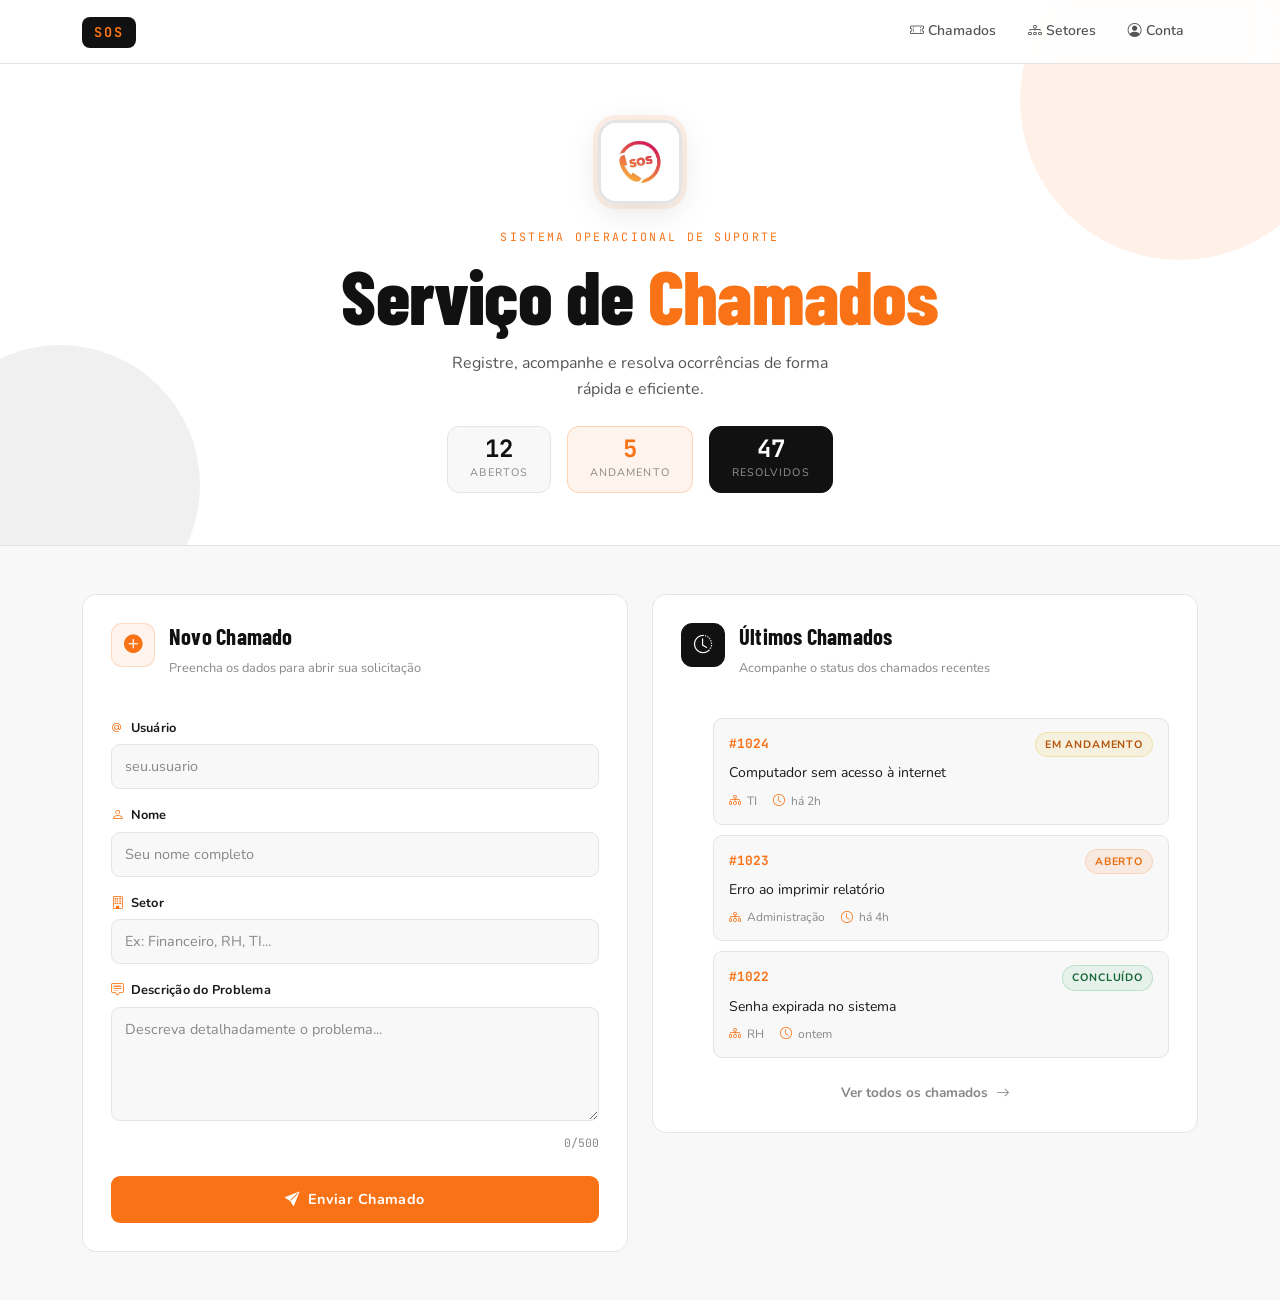
<file: front/index.html>
<!DOCTYPE html>
<html lang="pt-BR">
<head>
  <meta charset="UTF-8">
  <meta name="viewport" content="width=device-width, initial-scale=1.0">
  <title>SOS — Serviço de Chamados</title>

  <!-- Bootstrap 5 -->
  <link href="https://cdn.jsdelivr.net/npm/bootstrap@5.3.3/dist/css/bootstrap.min.css" rel="stylesheet">
  <!-- Bootstrap Icons -->
  <link href="https://cdn.jsdelivr.net/npm/bootstrap-icons@1.11.3/font/bootstrap-icons.min.css" rel="stylesheet">
  <!-- Google Fonts -->
  <link href="https://fonts.googleapis.com/css2?family=Barlow+Condensed:wght@700;800&family=JetBrains+Mono:wght@400;700&family=Nunito:wght@400;500;600;700&display=swap" rel="stylesheet">

  <link rel="stylesheet" href="css/style.css">
</head>
<body>

  <!-- NAVBAR -->
  <nav class="sos-navbar navbar navbar-expand-md fixed-top">
    <div class="container-xl">
      <a class="navbar-brand sos-brand" href="#">
        <span class="brand-badge">SOS</span>
      </a>

      <button class="navbar-toggler sos-toggler border-0" type="button"
              data-bs-toggle="collapse" data-bs-target="#navMenu"
              aria-label="Abrir menu">
        <i class="bi bi-list"></i>
      </button>

      <div class="collapse navbar-collapse" id="navMenu">
        <ul class="navbar-nav ms-auto gap-md-1 pt-3 pt-md-0">
          <li class="nav-item">
            <a class="nav-link sos-nav-link" href="#">
              <i class="bi bi-ticket-perforated me-1"></i>Chamados
            </a>
          </li>
          <li class="nav-item">
            <a class="nav-link sos-nav-link" href="#">
              <i class="bi bi-diagram-3 me-1"></i>Setores
            </a>
          </li>
          <li class="nav-item">
            <a class="nav-link sos-nav-link" href="#">
              <i class="bi bi-person-circle me-1"></i>Conta
            </a>
          </li>
        </ul>
      </div>
    </div>
  </nav>

  <!-- HERO -->
  <section class="sos-hero">
    <div class="container-xl">
      <div class="hero-inner text-center">

        <img src="images/logo.jpeg" alt="Logo SOS" class="sos-logo mb-4">

        <div class="hero-eyebrow mb-2">Sistema Operacional de Suporte</div>

        <h1 class="hero-title mb-3">
          Serviço de <span class="hero-accent">Chamados</span>
        </h1>

        <p class="hero-sub mb-4">
          Registre, acompanhe e resolva ocorrências de forma rápida e eficiente.
        </p>

        <div class="hero-stats d-flex justify-content-center flex-wrap gap-3">
          <div class="stat-pill">
            <span class="stat-num">12</span>
            <span class="stat-label">Abertos</span>
          </div>
          <div class="stat-pill stat-orange">
            <span class="stat-num">5</span>
            <span class="stat-label">Andamento</span>
          </div>
          <div class="stat-pill stat-black">
            <span class="stat-num">47</span>
            <span class="stat-label">Resolvidos</span>
          </div>
        </div>

      </div>
    </div>
  </section>

  <!-- MAIN -->
  <section class="sos-main py-5">
    <div class="container-xl">
      <div class="row g-4 align-items-start">

        <!-- Formulário -->
        <div class="col-12 col-lg-6">
          <div class="sos-card fade-in" style="animation-delay:.1s">
            <div class="card-header-sos mb-4">
              <div class="card-icon">
                <i class="bi bi-plus-circle-fill"></i>
              </div>
              <div>
                <h2 class="card-title-sos">Novo Chamado</h2>
                <p class="card-sub-sos">Preencha os dados para abrir sua solicitação</p>
              </div>
            </div>

            <form id="formChamado" novalidate>
              <div class="mb-3">
                <label for="usuario" class="sos-label">
                  <i class="bi bi-at"></i> Usuário
                </label>
                <input type="text" id="usuario" name="usuario"
                       class="sos-input" placeholder="seu.usuario" required>
              </div>

              <div class="mb-3">
                <label for="nome" class="sos-label">
                  <i class="bi bi-person"></i> Nome
                </label>
                <input type="text" id="nome" name="nome"
                       class="sos-input" placeholder="Seu nome completo" required>
              </div>

              <div class="mb-3">
                <label for="setor" class="sos-label">
                  <i class="bi bi-building"></i> Setor
                </label>
                <input type="text" id="setor" name="setor"
                       class="sos-input" placeholder="Ex: Financeiro, RH, TI..." required>
              </div>

              <div class="mb-4">
                <label for="problema" class="sos-label">
                  <i class="bi bi-chat-square-text"></i> Descrição do Problema
                </label>
                <textarea id="problema" name="problema"
                          class="sos-input" rows="4" maxlength="500"
                          placeholder="Descreva detalhadamente o problema..." required></textarea>
                <div class="char-counter text-end mt-1">
                  <span id="charCount">0</span>/500
                </div>
              </div>

              <button type="submit" class="sos-btn w-100">
                <i class="bi bi-send-fill me-2"></i>Enviar Chamado
              </button>
            </form>
          </div>
        </div>

        <!-- Chamados recentes -->
        <div class="col-12 col-lg-6">
          <div class="sos-card fade-in" style="animation-delay:.2s">
            <div class="card-header-sos mb-4">
              <div class="card-icon card-icon-dark">
                <i class="bi bi-clock-history"></i>
              </div>
              <div>
                <h2 class="card-title-sos">Últimos Chamados</h2>
                <p class="card-sub-sos">Acompanhe o status dos chamados recentes</p>
              </div>
            </div>

            <ul class="sos-ticket-list">
              <li class="sos-ticket fade-in" style="animation-delay:.3s">
                <div class="ticket-header">
                  <span class="ticket-id">#1024</span>
                  <span class="ticket-badge badge-andamento">Em andamento</span>
                </div>
                <p class="ticket-desc">Computador sem acesso à internet</p>
                <div class="ticket-footer">
                  <span><i class="bi bi-diagram-3"></i> TI</span>
                  <span><i class="bi bi-clock"></i> há 2h</span>
                </div>
              </li>

              <li class="sos-ticket fade-in" style="animation-delay:.4s">
                <div class="ticket-header">
                  <span class="ticket-id">#1023</span>
                  <span class="ticket-badge badge-aberto">Aberto</span>
                </div>
                <p class="ticket-desc">Erro ao imprimir relatório</p>
                <div class="ticket-footer">
                  <span><i class="bi bi-diagram-3"></i> Administração</span>
                  <span><i class="bi bi-clock"></i> há 4h</span>
                </div>
              </li>

              <li class="sos-ticket fade-in" style="animation-delay:.5s">
                <div class="ticket-header">
                  <span class="ticket-id">#1022</span>
                  <span class="ticket-badge badge-concluido">Concluído</span>
                </div>
                <p class="ticket-desc">Senha expirada no sistema</p>
                <div class="ticket-footer">
                  <span><i class="bi bi-diagram-3"></i> RH</span>
                  <span><i class="bi bi-clock"></i> ontem</span>
                </div>
              </li>
            </ul>

            <a href="#" class="sos-link-all d-block text-center mt-4">
              Ver todos os chamados <i class="bi bi-arrow-right ms-1"></i>
            </a>
          </div>
        </div>

      </div>
    </div>
  </section>

  <!-- TOAST -->
  <div class="toast-container position-fixed bottom-0 end-0 p-3">
    <div id="successToast" class="toast sos-toast align-items-center border-0"
         role="alert" aria-live="assertive" aria-atomic="true">
      <div class="d-flex">
        <div class="toast-body">
          <i class="bi bi-check-circle-fill me-2"></i>
          Chamado enviado com sucesso! <strong>#1025</strong>
        </div>
        <button type="button" class="btn-close me-2 m-auto"
                data-bs-dismiss="toast" aria-label="Fechar"></button>
      </div>
    </div>
  </div>

  <script src="https://cdn.jsdelivr.net/npm/bootstrap@5.3.3/dist/js/bootstrap.bundle.min.js"></script>
  <script src="js/app.js"></script>
</body>
</html>
</file>
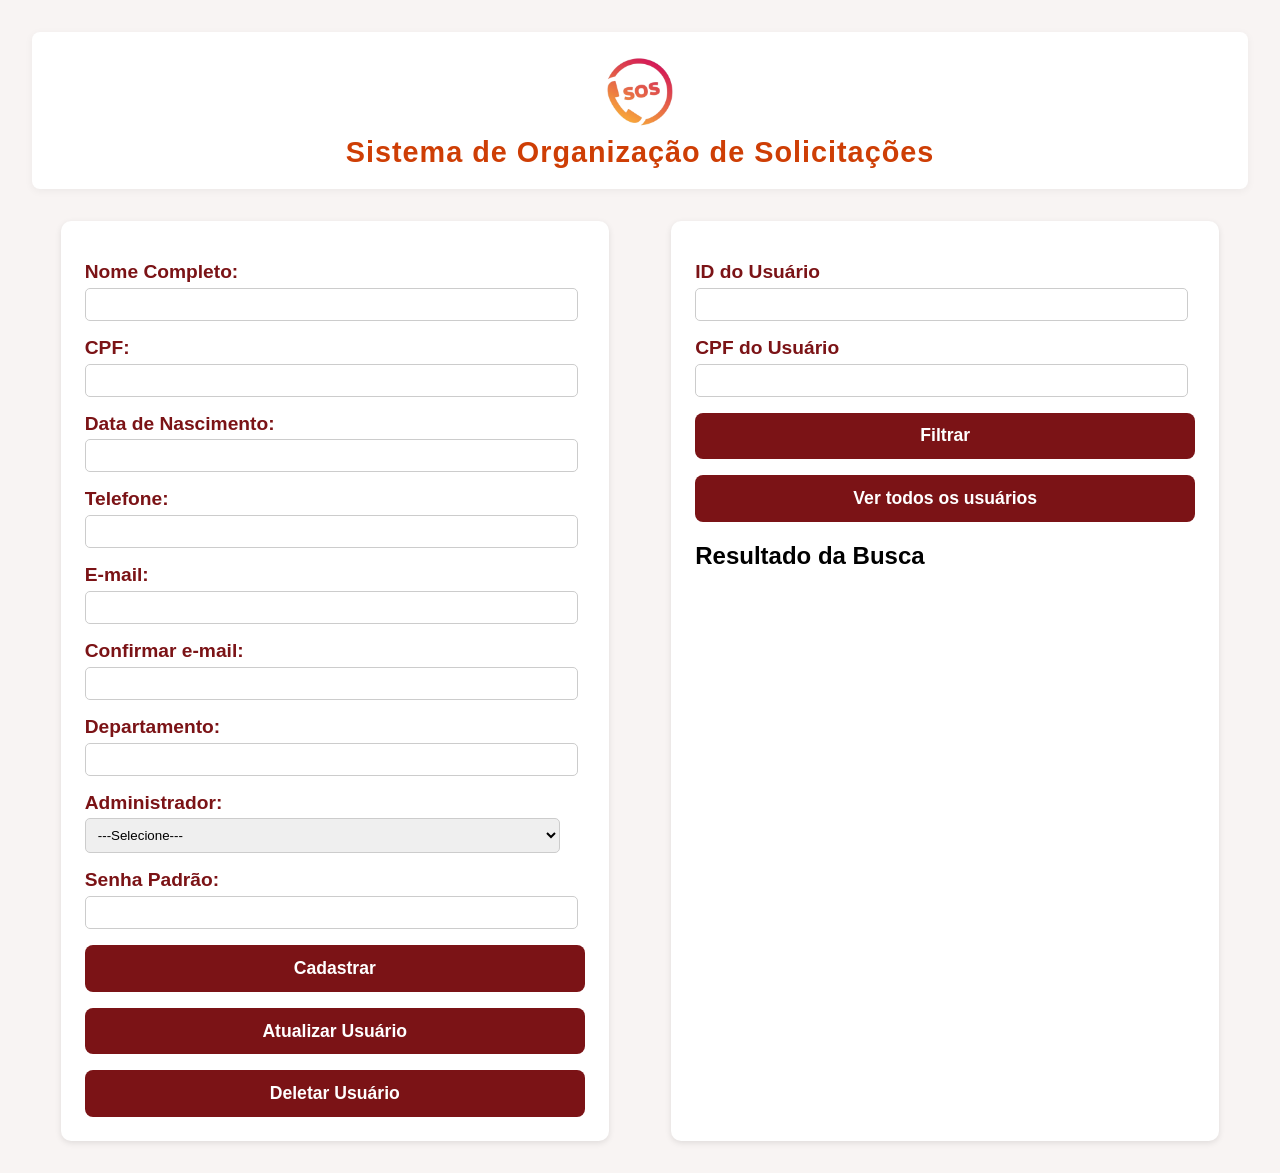
<file: front/Cadastro/admin/cadastro-admin_tela.html>
<!DOCTYPE html>
<html lang="pt-BR">
<head>
    <meta charset="UTF-8">
    <title>SOS_Gestão de Cadastro</title>
    <link rel="stylesheet" href="../../padrao_img-css-html/style-padrao.css">
    <link rel="stylesheet" href="cadastro-admin_style.css">
</head>
<body>
  <header>

    <img id="logo" src="../../padrao_img-css-html/sos-logo.png" alt="Imagem principal">
    <h1>Sistema de Organização de Solicitações</h1>

  </header>

  <div class="container">
    
    <form id="adminForm">
      <label for="name">Nome Completo:</label>
      <input type="text" id="name" name="name" required>

      <label for="cpf">CPF:</label>
      <input type="text" id="cpf" name="cpf" required>

      <label for="birthDate">Data de Nascimento:</label>
      <input type="text" id="birthDate" name="birthDate" required>

      <label for="phone">Telefone:</label>
      <input type="text" id="phone" name="phone" required>

      <label for="email">E-mail:</label>
      <input type="email" id="email" name="email" required>

      <label for="confirmEmail">Confirmar e-mail:</label>
      <input type="email" id="confirmEmail" name="confirmEmail" required>

      <label for="departamento">Departamento:</label>
      <input type="text" id="departamento" name="departamento" required>

      <label for="administrador">Administrador:</label>
      <select id="administrador" name="administrador" required>
        <option value="0">---Selecione---</option>
        <option value="Sim">Sim</option>
        <option value="Não">Não</option>
      </select>

      <label for="senhaPadrao">Senha Padrão:</label>
      <input type="text" id="senhaPadrao" name="senhaPadrao" required>
  
      <button type="submit">Cadastrar</button>
      
      <button id="updateBtn">Atualizar Usuário</button>
      <button id="deleteBtn">Deletar Usuário</button>
    </form>

    

    <section class="container-read">
      <label>ID do Usuário</label>
      <input type="text" id="codigoSolicitacao">

      <label>CPF do Usuário</label>
      <input type="text" id="codigoMantis">

      <button id="filterBtn">Filtrar</button>
      <button id="readBtn">Ver todos os usuários</button>

      <div class="resultado">
        <h2>Resultado da Busca</h2>
        <p id="responseMessage"></p>
      </div>
    </section>

  </div>

  <script src="cadastro-admin_script.js"></script>
</body>
</html>
</file>
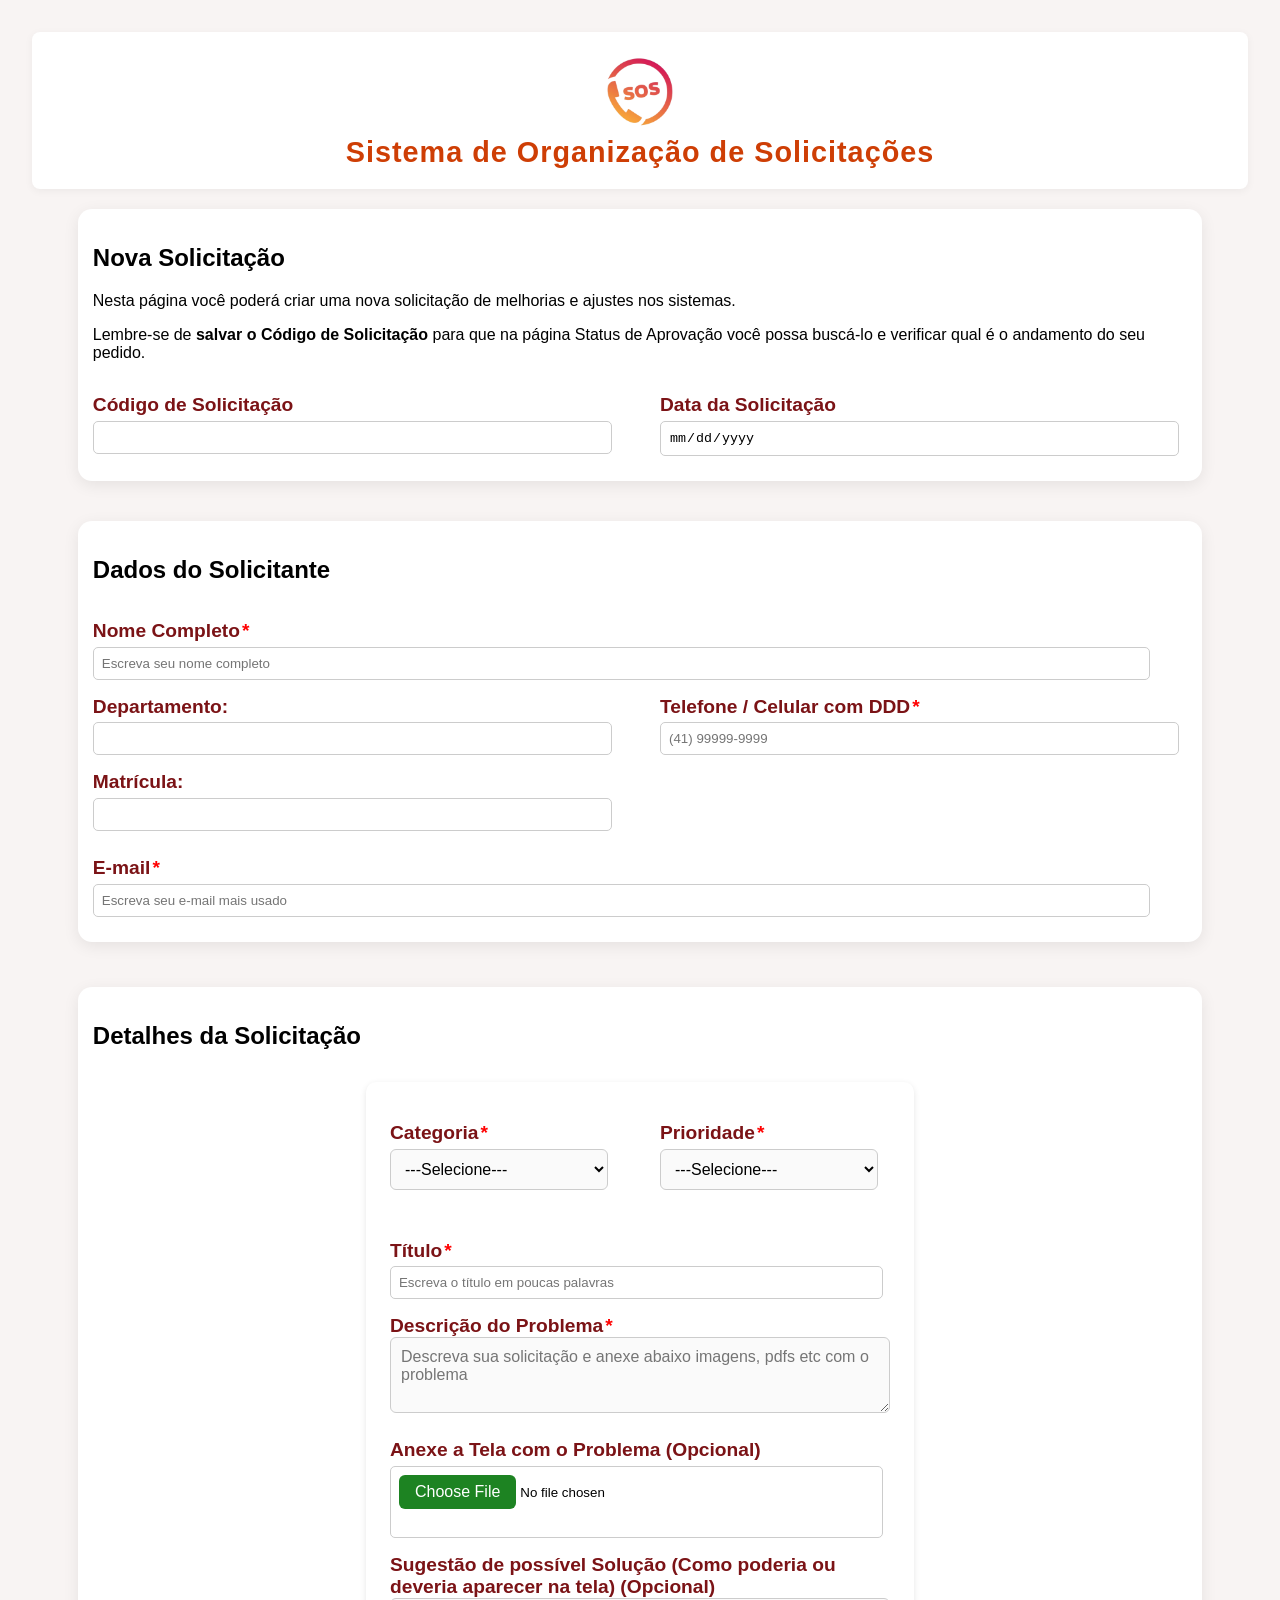
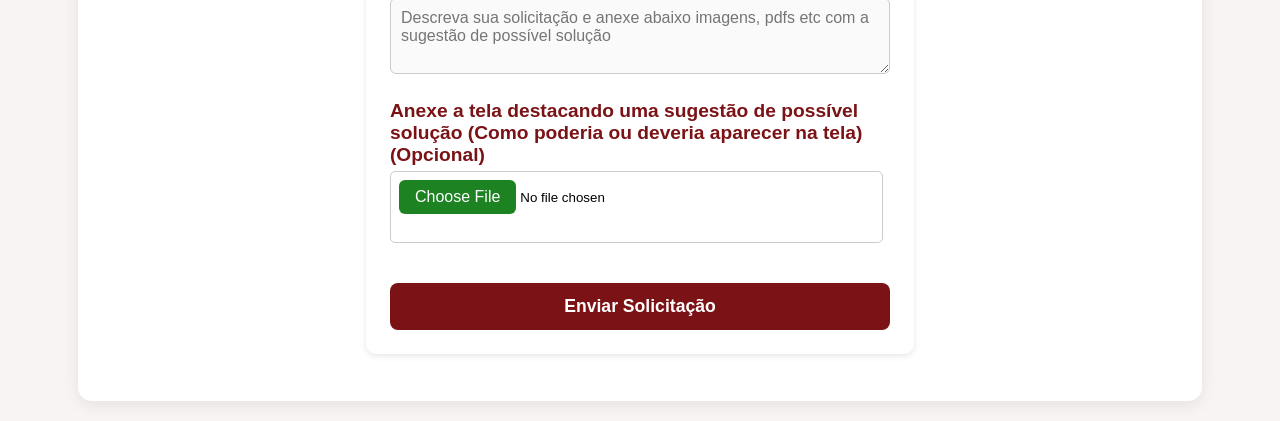
<file: front/Cadastro/chamado/cadastro-chamado_tela.html>
<!DOCTYPE html>
<html lang="pt-BR">
<head>
    <meta charset="UTF-8">
    <title>SOS_Cadastro do Usuário</title>
    <link rel="stylesheet" href="../../padrao_img-css-html/style-padrao.css">
    <link rel="stylesheet" href="cadastro-chamado_style.css">
</head>
<body>
  <header>

    <img id="logo" src="../../padrao_img-css-html/sos-logo.png" alt="Imagem principal">
    <h1>Sistema de Organização de Solicitações</h1>

  </header>

  <section class="form-section">
    <h2>Nova Solicitação</h2>
    <p>Nesta página você poderá criar uma nova solicitação de melhorias e ajustes nos sistemas.</p>
    <p>Lembre-se de <strong>salvar o Código de Solicitação</strong> para que na página Status de Aprovação
    você possa buscá-lo e verificar qual é o andamento do seu pedido.</p>
    <div class="form-row">
      <div class="form-group">
        <label>Código de Solicitação</label>
        <input type="text" id="codigoSolicitacao" readonly>
      </div>
      <div class="form-group">
        <label>Data da Solicitação</label>
        <input type="date" id="dataSolicitacao" required readonly>
      </div>
    </div>
  </section>

  <div class="container">
    
    <section class="form-section">
      <h2>Dados do Solicitante</h2>

      <div class="form-group">
        <label >Nome Completo<span class="required">*</span></label>
        <input type="text" id="nomeCompleto" placeholder="Escreva seu nome completo">
      </div>
      <div class="form-row">
        <div class="form-group">
          <label for="departamento">Departamento:</label>
          <input type="text" id="departamento" name="departamento" required>

          <label for="matricula">Matrícula:</label>
          <input type="text" id="matricula" name="matricula" required>
        </div>
        
        <div class="form-group">
            <label >Telefone / Celular com DDD<span class="required">*</span></label>
            <input type="tel" id="telefone" placeholder="(41) 99999-9999" required>
          </div>
      </div>

      <div id="outro-setor-container" style="display:none; margin-top:10px;">
            <label for="outroSetor">Escreva (EM MAIÚSCULO) a Sigla do Setor <span class="required">*</span></label>
            <input type="text" id="outroSetor" name="outroSetor" placeholder="AAA/AAA/AAA">
      </div>

      <div class="form-row">
        <div class="form-group">
          <label >E-mail<span class="required">*</span></label>
          <input type="email" id="email" placeholder="Escreva seu e-mail mais usado" required>
        </div>
      </div>

    </section>

    <section class="form-section">
      <h2>Detalhes da Solicitação</h2>
      <form id="solicitacaoForm">
        <div class="form-row">
          
          <div class="form-group">
            <label for="categoria">Categoria<span class="required">*</span></label>
            <select id="categoria" name="categoria" required>
              <option value = "0">---Selecione---</option>
              <option>-- banco de dados: agendamento de backup do BD</option>
              <option>-- banco de dados: agendamento de reunião técnica</option>
              <option>-- banco de dados: agendamento de script</option>
              <option>-- banco de dados: ajustes para ganho de performance</option>
              <option>-- banco de dados: análise de query / plano de execução</option>
              <option>-- banco de dados: atualização do BD</option>
              <option>-- banco de dados: automação de rotinas administrativas (backup, integridade, estatísticas)</option>
              <option>-- banco de dados: desenvolvimento</option>
              <option>-- banco de dados: configuração / ajuste na política de backup</option>
              <option>-- banco de dados: criação de database</option>
              <option>-- banco de dados: criação de job / agendamento de tarefas</option>
              <option>-- banco de dados: criação de login / concessão e revogação de privilégios</option>
              <option>-- banco de dados: CSLOG - agendamento / execução de scripts</option>
              <option>-- banco de dados: execução de script agendado com acompanhamento</option>
              <option>-- banco de dados: execução imediata de script</option>
              <option>-- banco de dados: implementação de auditoria ou criptografia</option>
              <option>-- banco de dados: instalação de novo banco de dados</option>
              <option>-- banco de dados: provisionamento de recursos / ajustes de parametrizações</option>
              <option>-- banco de dados: recuperação de banco de dados</option>
              <option>-- banco de dados: reorganização de tabelas / índices</option>
              <option>-- banco de dados: reset de senha BD</option>
              <option>-- banco de dados: solicitação de criação de rotina de expurgo de dados</option>
              <option>-- banco de dados: solicitação de relatórios técnicos</option>
              <option>-- banco de dados: solicitação de restore parcial ou total</option>
              <option>-- banco de dados: troubleshooting de processos</option>
              <option>-- banco de dados: verificação de serviço de replicação</option>
              <option>-- facilities: cadeira quebrada</option>
              <option>-- facilities: problemas com linha/rede/internet</option>
              <option>-- facilities: descarte de máquinas</option>
              <option>-- facilities: headphone</option>
              <option>-- facilities: manutenção de ar condicionado</option>
              <option>-- facilities: manutenção de cadeiras</option>
              <option>-- facilities: manutenção de headset</option>
              <option>-- facilities: material de escritório</option>
              <option>-- facilities: solicitar novo computador</option>
              <option>-- facilities: troca de monitor</option>
              <option>-- gestão de péssoal: entrega de EPI</option>
              <option>-- gestão de péssoal: abertura de vagas</option>
              <option>-- gestão de péssoal: admissões</option>
              <option>-- gestão de péssoal: advertências e suspensões</option>
              <option>-- gestão de péssoal: afastamento (atestado superior a 15 dias)</option>
              <option>-- gestão de péssoal: análise de desligamento</option>
              <option>-- gestão de péssoal: atestado médico / justificativas</option>
              <option>-- gestão de péssoal: cartão convênio</option>
              <option>criação/alteração de acesso a sistemas</option>
              <option>-- gestão de péssoal: descontos em folha de pagamento</option>
              <option>-- gestão de péssoal: dúvidas de pagamento</option>
              <option>-- gestão de péssoal: férias / fracionamento de férias</option>
              <option>-- gestão de péssoal: novo cordão avulso</option>
              <option>-- gestão de péssoal: plano de saúde</option>
              <option>-- gestão de péssoal: plano odontológico</option>
              <option>-- gestão de péssoal: ponto - ajuste de banco de horas</option>
              <option>-- gestão de péssoal: ponto - solicitar extrato de banco de horas</option>
              <option>-- gestão de péssoal: processo de promoção ou aumento salarial</option>
              <option>-- gestão de péssoal: recisões</option>
              <option>-- gestão de péssoal: solicitação de crachá</option>
              <option>-- gestão de péssoal: vale transporte / vale refeição</option>
              <option>-- infra: acesso à pasta de rede</option>
              <option>-- infra: instalação</option>
              <option>-- infra: backups - conferir</option>
              <option>-- infra: backup - configurar dispositivo / sistema</option>
              <option>-- infra: backup - programar</option>
              <option>-- infra: backup - restaurar dados</option>
              <option>-- infra: backup teste de restauração de dados</option>
              <option>-- infra: cadastramento de usuários - criar / alterar</option>
              <option>-- infra: DNS</option>
              <option>-- infra: firewall</option>
              <option>-- infra: lentidão em sistemas</option>
              <option>-- infra: rede - alteração de VLAN</option>
              <option>-- infra: rede - ativação de ponto de rede</option>
              <option>-- infra: rede - instalar switch em rede</option>
              <option>-- infra: rede - roteamento</option>
              <option>-- infra: servidores - ativação de novo servidor</option>
              <option>-- infra: servidores - ativação de novo servidor virtual</option>
              <option>-- infra: servidores - manutenção</option>
              <option>-- infra: servidores - monitoramento</option>
              <option>-- infra: servidores - servidor parado</option>
              <option>-- infra: tratamento de vulnerabilidade</option>
              <option>-- infra: vmware - criar VM</option>
              <option>-- infra: vmware - upgrade</option>
              <option>-- infra: vmware - vmtools</option>
              <option>-- LGPD: confirmação de tratamento</option>
              <option>-- LGPD: eliminação</option>
              <option>-- LGPD: informação de dados tratados</option>
              <option>-- LGPD: informação de compartilhamento</option>
              <option>-- LGPD: outros</option>
              <option>-- LGPD: portabilidade</option>
              <option>-- LGPD: retificação de dados</option>
              <option>-- LGPD: revogação do consentimento</option>
              <option>-- reservas: refeitório</option>
              <option>-- reservas: sala de reunião</option>
              <option>-- reservas: sala gourmet</option>
              <option>-- segurança da informação: acessos e identidade - criação / alteração</option>
              <option>-- segurança da informação: acessos e identidade - solicitação de acesso a sites externos</option>
              <option>-- segurança da informação: acessos e identidade - solicitação de acesso a terceiros</option>
              <option>-- segurança da informação: avaliação de segurança em softwares</option>
              <option>-- segurança da informação: controles de segurança - criação / alteração de GPO</option>
              <option>-- segurança da informação: controles de segurança - criação / alteração de regra em DLP</option>
              <option>-- segurança da informação: controles de segurança - criação / alteração de regras em firewall</option>
              <option>-- segurança da informação: controles de segurança - criação / alteração de envio / recebimento de e-mail</option>
              <option>-- segurança da informação: controles de segurança - criação / alteração de túnel IPSec</option>
              <option>-- segurança da informação: controles de segurança - liberação de nova organização no teams</option>
              <option>-- segurança da informação: controles de segurança - teste de segurança em aplicação</option>
              <option>-- segurança da informação: controles de segurança - fale conosco</option>
              <option>-- segurança da informação: governança de SI - auditoria</option>
              <option>-- segurança da informação: governança de SI - avaliação de segurança de fornecedores</option>
              <option>-- segurança da informação: governança de SI - criação / alteração de política / procedimento</option>
              <option>-- segurança da informação: governança de SI - demandas contratante</option>
              <option>-- segurança da informação: governança de SI - orientações sobre políticas</option>
              <option>-- suporte: acessos - a sistemas de terceiros</option>
              <option>-- suporte: acessos - administrador local (máquina)</option>
              <option>-- suporte: acessos - alteração de senha</option>
              <option>-- suporte: acessos - bloquear acesso de colaborador</option>
              <option>-- suporte: acessos - bloquear acesso de colaborador desligado</option>
              <option>-- suporte: acessos - cancelar acesso específico (e-mail, teams)</option>
              <option>-- suporte: acessos - derrubar webfilter</option>
              <option>-- suporte: acessos - habilitar / revogar MFA (autenticação multifator)</option>
              <option>-- suporte: acessos - liberação de visitante a wifi</option>
              <option>-- suporte: agendamento - auditoria</option>
              <option>-- suporte: agendamento - suporte para visitantes (reuniões, videoconferências)</option>
              <option>-- suporte: e-mail - caixa de e-mail sem espaço</option>
              <option>-- suporte: e-mail - configurar e-mail</option>
              <option>-- suporte: e-mail - configurar resposta automática</option>
              <option>-- suporte: e-mail - desbloqueio de e-mail</option>
              <option>-- suporte: e-mail - não envia ou não recebe e-mail</option>
              <option>-- suporte: e-mail - rastreamento de e-mail</option>
              <option>-- suporte: estação de trabalho - análise de computadores</option>
              <option>-- suporte: estação de trabalho - análise de notebooks</option>
              <option>-- suporte: estação de trabalho - formatação / backup de máquinas</option>
              <option>-- suporte: estação de trabalho - habilitar armazenamento externo / usb</option>
              <option>-- suporte: estação de trabalho - habilitar bluetooth</option>
              <option>-- suporte: estação de trabalho - habilitar microsot store</option>
              <option>-- suporte: estação de trabalho - habilitar wifi</option>
              <option>-- suporte: estação de trabalho - lentidão de acesso</option>
              <option>-- suporte: estação de trabalho - manutenção preventiva</option>
              <option>-- suporte: estação de trabalho - máquina lenta ou instável</option>
              <option>-- suporte: estação de trabalho - ponte de rede instável ou defeituoso</option>
              <option>-- suporte: estação de trabalho - preparação de máquinas</option>
              <option>-- suporte: estação de trabalho - problema de áudio</option>
              <option>-- suporte: impressoras / scanner - instalar / configurar</option>
              <option>-- suporte: insumos</option>
              <option>-- suporte: softwares - aquisição de planos Microsoft (Office, Teams, Power BI)</option>
              <option>-- suporte: softwares - instalação de aplicativos</option>
              <option>-- suporte: softwares - instalação / configuração de extensão de navegador</option>
              <option>-- suporte: softwares - instalação / configuração de software PDF</option>
              <option>-- suporte: softwares - instalação / configuração de token</option>
              <option>-- suporte: softwares - instalação / configuração de VPN</option>

            </select>
            <div id="outro-categoria-container" style="display:none; margin-top:10px;">
                <label for="outraCategoria">Descreva em poucas palavras<span class="required">*</span></label>
                <input type="text" id="outraCategoria" name="outraCategoria" placeholder="Categoria">
            </div>
          </div>
        

          <div class="form-group">
            <label >Prioridade<span class="required">*</span></label>
            <select id="prioridade" required>
              <option value = "0">---Selecione---</option>
              <option value = "1">Urgente</option>
              <option value = "2">Alta</option>
              <option value = "3">Média</option>
              <option value = "4">Baixa</option>
            </select>
          </div>
        </div>

        <div class="form-row">
          <div class="form-group">
            <label>Título<span class="required">*</span></label>
            <input type="text" id="titulo" placeholder="Escreva o título em poucas palavras" required>
            <label >Descrição do Problema<span class="required">*</span></label>
            <textarea id="descricaoProblema" placeholder="Descreva sua solicitação e anexe abaixo imagens, pdfs etc com o problema" rows="3" required></textarea>
            <label >Anexe a Tela com o Problema (Opcional)</label>
            <input type="file" id="anexos" name="Arquivo Problema">
            <label >Sugestão de possível Solução (Como poderia ou deveria aparecer na tela) (Opcional)</label>
            <textarea id="sugestaoSolucao" placeholder="Descreva sua solicitação e anexe abaixo imagens, pdfs etc com a sugestão de possível solução" rows="3"></textarea>
            <label>Anexe a tela destacando uma sugestão de possível solução (Como poderia ou deveria aparecer na tela) (Opcional)</label>
            <input type="file" name="Arquivo Solução">
          </div>         
        </div>
        <button type="submit">Enviar Solicitação</button>
      </form>
    </section>


  </div>

  <script src="cadastro-chamado_script.js"></script>
</body>
</html>
</file>
<file: front/css/style.css>
/* ============================================================
   SOS — Serviço de Chamados
   Tema: Branco & Preto com detalhes em laranja
   ============================================================ */

:root {
  --white:       #ffffff;
  --off-white:   #f8f8f8;
  --light-gray:  #f0f0f0;
  --border:      #e4e4e4;
  --border-dark: #d0d0d0;
  --black:       #111111;
  --near-black:  #1a1a1a;
  --gray-text:   #555555;
  --muted:       #888888;
  --orange:      #f97316;
  --orange-dark: #ea6c0a;
  --orange-light:#fff4ed;
  --orange-dim:  rgba(249,115,22,0.1);

  --font-display: 'Barlow Condensed', sans-serif;
  --font-mono:    'JetBrains Mono', monospace;
  --font-body:    'Nunito', sans-serif;
  --navbar-h:     64px;
  --radius:       14px;
  --radius-sm:    9px;
}

*, *::before, *::after { box-sizing: border-box; margin: 0; padding: 0; }
html { scroll-behavior: smooth; }

body {
  font-family: var(--font-body);
  background: var(--off-white);
  color: var(--black);
  line-height: 1.6;
  min-height: 100vh;
}

/* ==================== NAVBAR ==================== */
.sos-navbar {
  background: rgba(255,255,255,0.92) !important;
  backdrop-filter: blur(14px);
  -webkit-backdrop-filter: blur(14px);
  border-bottom: 1px solid var(--border);
  height: var(--navbar-h);
}

.sos-brand { text-decoration: none; }

.brand-badge {
  display: inline-block;
  background: var(--black);
  color: var(--orange);
  font-family: var(--font-mono);
  font-weight: 700;
  font-size: 0.85rem;
  letter-spacing: 0.15em;
  padding: 5px 12px;
  border-radius: 8px;
  transition: background 0.2s;
}
.brand-badge:hover { background: var(--near-black); }

.sos-toggler {
  color: var(--black);
  font-size: 1.5rem;
  background: none;
  border: none;
  cursor: pointer;
  line-height: 1;
}

.sos-nav-link {
  font-size: 0.875rem;
  font-weight: 600;
  color: var(--gray-text) !important;
  padding: 6px 14px !important;
  border-radius: var(--radius-sm);
  transition: color 0.2s, background 0.2s;
}
.sos-nav-link:hover {
  color: var(--orange) !important;
  background: var(--orange-dim);
}

/* ==================== HERO ==================== */
.sos-hero {
  padding: calc(var(--navbar-h) + 56px) 0 52px;
  background: var(--white);
  border-bottom: 1px solid var(--border);
  position: relative;
  overflow: hidden;
}

/* Detalhe decorativo no canto */
.sos-hero::before {
  content: '';
  position: absolute;
  top: -60px;
  right: -60px;
  width: 320px;
  height: 320px;
  border-radius: 50%;
  background: var(--orange-dim);
  pointer-events: none;
}
.sos-hero::after {
  content: '';
  position: absolute;
  bottom: -80px;
  left: -80px;
  width: 280px;
  height: 280px;
  border-radius: 50%;
  background: var(--light-gray);
  pointer-events: none;
}

.hero-inner { position: relative; z-index: 1; }

.sos-logo {
  width: 84px;
  height: 84px;
  object-fit: cover;
  border-radius: 18px;
  border: 3px solid var(--border);
  box-shadow: 0 8px 32px rgba(0,0,0,0.10), 0 0 0 5px var(--orange-dim);
  display: block;
  margin: 0 auto;
  animation: logoIn 0.5s ease both;
}

.hero-eyebrow {
  font-family: var(--font-mono);
  font-size: 0.72rem;
  color: var(--orange);
  letter-spacing: 0.2em;
  text-transform: uppercase;
  animation: fadeUp 0.5s ease 0.1s both;
}

.hero-title {
  font-family: var(--font-display);
  font-size: clamp(2.6rem, 7vw, 4.8rem);
  font-weight: 800;
  line-height: 1.05;
  color: var(--black);
  letter-spacing: -0.01em;
  animation: fadeUp 0.5s ease 0.15s both;
}

.hero-accent { color: var(--orange); }

.hero-sub {
  font-size: 1rem;
  color: var(--gray-text);
  max-width: 420px;
  margin: 0 auto;
  animation: fadeUp 0.5s ease 0.2s both;
}

/* Stats */
.hero-stats { animation: fadeUp 0.5s ease 0.25s both; }

.stat-pill {
  display: flex;
  flex-direction: column;
  align-items: center;
  background: var(--off-white);
  border: 1.5px solid var(--border);
  border-radius: 12px;
  padding: 10px 22px;
  min-width: 82px;
}
.stat-pill.stat-orange {
  background: var(--orange-light);
  border-color: rgba(249,115,22,0.25);
}
.stat-pill.stat-black {
  background: var(--black);
  border-color: var(--black);
}

.stat-num {
  font-family: var(--font-mono);
  font-size: 1.5rem;
  font-weight: 700;
  color: var(--black);
  line-height: 1;
}
.stat-pill.stat-orange .stat-num { color: var(--orange); }
.stat-pill.stat-black  .stat-num { color: var(--white); }

.stat-label {
  font-size: 0.68rem;
  color: var(--muted);
  text-transform: uppercase;
  letter-spacing: 0.1em;
  margin-top: 3px;
}
.stat-pill.stat-black .stat-label { color: rgba(255,255,255,0.55); }

/* ==================== MAIN ==================== */
.sos-main { background: var(--off-white); }

/* ==================== CARD ==================== */
.sos-card {
  background: var(--white);
  border: 1.5px solid var(--border);
  border-radius: var(--radius);
  padding: 28px;
  transition: border-color 0.25s, box-shadow 0.25s;
}
.sos-card:hover {
  border-color: var(--border-dark);
  box-shadow: 0 6px 24px rgba(0,0,0,0.06);
}

.card-header-sos {
  display: flex;
  align-items: flex-start;
  gap: 14px;
}

.card-icon {
  width: 44px;
  height: 44px;
  border-radius: 11px;
  background: var(--orange-light);
  border: 1.5px solid rgba(249,115,22,0.2);
  display: flex;
  align-items: center;
  justify-content: center;
  font-size: 1.15rem;
  color: var(--orange);
  flex-shrink: 0;
}
.card-icon-dark {
  background: var(--black);
  border-color: var(--black);
  color: var(--white);
}

.card-title-sos {
  font-family: var(--font-display);
  font-size: 1.4rem;
  font-weight: 700;
  color: var(--black);
  line-height: 1.2;
  letter-spacing: 0.01em;
}
.card-sub-sos {
  font-size: 0.8rem;
  color: var(--muted);
  margin-top: 3px;
}

/* ==================== FORM ==================== */
.sos-label {
  display: block;
  font-size: 0.8rem;
  font-weight: 700;
  color: var(--near-black);
  margin-bottom: 6px;
  letter-spacing: 0.02em;
}
.sos-label i { color: var(--orange); margin-right: 3px; }

.sos-input {
  width: 100%;
  background: var(--off-white);
  border: 1.5px solid var(--border);
  border-radius: var(--radius-sm);
  color: var(--black);
  font-family: var(--font-body);
  font-size: 0.9rem;
  padding: 10px 13px;
  outline: none;
  transition: border-color 0.2s, box-shadow 0.2s, background 0.2s;
  appearance: none;
  -webkit-appearance: none;
}
.sos-input::placeholder { color: var(--muted); }
.sos-input:focus {
  border-color: var(--orange);
  box-shadow: 0 0 0 3px var(--orange-dim);
  background: var(--white);
}

textarea.sos-input {
  min-height: 110px;
  resize: vertical;
}

.char-counter {
  font-family: var(--font-mono);
  font-size: 0.72rem;
  color: var(--muted);
}

/* ==================== BUTTON ==================== */
.sos-btn {
  display: block;
  background: var(--orange);
  color: #fff;
  border: none;
  border-radius: var(--radius-sm);
  padding: 12px 20px;
  font-family: var(--font-body);
  font-size: 0.9rem;
  font-weight: 700;
  cursor: pointer;
  letter-spacing: 0.03em;
  transition: background 0.2s, transform 0.15s, box-shadow 0.2s;
}
.sos-btn:hover {
  background: var(--orange-dark);
  transform: translateY(-1px);
  box-shadow: 0 6px 18px rgba(249,115,22,0.3);
}
.sos-btn:active { transform: translateY(0); }

/* ==================== TICKET LIST ==================== */
.sos-ticket-list {
  list-style: none;
  display: flex;
  flex-direction: column;
  gap: 10px;
}

.sos-ticket {
  background: var(--off-white);
  border: 1.5px solid var(--border);
  border-radius: var(--radius-sm);
  padding: 13px 15px;
  transition: border-color 0.2s, background 0.2s, transform 0.2s;
  cursor: default;
}
.sos-ticket:hover {
  background: var(--white);
  border-color: var(--orange);
  transform: translateX(4px);
}

.ticket-header {
  display: flex;
  align-items: center;
  justify-content: space-between;
  margin-bottom: 5px;
}

.ticket-id {
  font-family: var(--font-mono);
  font-size: 0.8rem;
  font-weight: 700;
  color: var(--orange);
}

.ticket-badge {
  font-size: 0.67rem;
  font-weight: 700;
  letter-spacing: 0.08em;
  text-transform: uppercase;
  padding: 3px 9px;
  border-radius: 20px;
}
.badge-andamento {
  background: rgba(234,179,8,0.1);
  color: #b45309;
  border: 1px solid rgba(234,179,8,0.25);
}
.badge-aberto {
  background: var(--orange-dim);
  color: var(--orange-dark);
  border: 1px solid rgba(249,115,22,0.2);
}
.badge-concluido {
  background: rgba(22,163,74,0.08);
  color: #166534;
  border: 1px solid rgba(22,163,74,0.2);
}

.ticket-desc {
  font-size: 0.875rem;
  color: var(--near-black);
  margin-bottom: 7px;
}

.ticket-footer {
  display: flex;
  gap: 16px;
  font-size: 0.75rem;
  color: var(--muted);
}
.ticket-footer i { margin-right: 3px; color: var(--orange); }

.sos-link-all {
  font-size: 0.85rem;
  font-weight: 700;
  color: var(--muted);
  text-decoration: none;
  transition: color 0.2s;
}
.sos-link-all:hover { color: var(--orange); }

/* ==================== TOAST ==================== */
.sos-toast {
  background: var(--black);
  border-radius: var(--radius-sm);
  color: var(--white);
  font-family: var(--font-body);
  font-size: 0.875rem;
}
.sos-toast .bi-check-circle-fill { color: #4ade80; }
.sos-toast .btn-close { filter: invert(1); }

/* ==================== ANIMATIONS ==================== */
@keyframes logoIn {
  from { opacity: 0; transform: scale(0.88); }
  to   { opacity: 1; transform: scale(1); }
}
@keyframes fadeUp {
  from { opacity: 0; transform: translateY(14px); }
  to   { opacity: 1; transform: translateY(0); }
}

.fade-in {
  opacity: 0;
  animation: fadeUp 0.55s ease forwards;
}

/* ==================== RESPONSIVE ==================== */
@media (max-width: 576px) {
  .sos-hero { padding-bottom: 36px; }
  .sos-card { padding: 20px 16px; }
  .hero-title { font-size: 2.4rem; }
  .stat-pill { min-width: 70px; padding: 8px 14px; }
  .stat-num { font-size: 1.25rem; }
}
</file>
<file: front/padrao_img-css-html/style-padrao.css>
main {
  width: 100%;
  max-width: none;
  margin: 0 auto;
  padding: 32px 0;
  margin-top: 5px;
  margin-bottom: 5px;
  flex: 1;
}

body {
  background: #f8f4f3;
  font-family: 'Segoe UI', Arial, sans-serif;
  margin: 0;
  padding: 0;
  height: 100vh;
  display: flex;
  flex-direction: column;
  padding: 2rem;
}

html, body {
  height: 100%;
  margin: 0;
}

header {
  background: #fff;
  color: #ce3e05;
  text-align: center;
  box-shadow: 0 2px 8px rgba(0,0,0,0.05);
  align-items: center;
  padding: 20px;
  border-radius: 8px;
}

#logo {
  height: 5em;
  width: auto;
  }

header h1 {
  margin: 0;
  font-size: 1.8rem;
  font-weight: bold;
  letter-spacing: 1px;
  font-family: 'Segoe UI', Arial, sans-serif;
  justify-items: center;
}

.container {
  display: flex;
  justify-content: center;
  gap: 5px; 
  flex-wrap: wrap; /* quebra linha no celular */
}

form, section {
  margin: 2rem auto;
  padding: 1.5rem;
  background-color: #fff;
  border-radius: 10px;
  box-shadow: 0 2px 6px rgba(0,0,0,0.1);
  gap: 10px;
  width: 500px;
}

label {
  display: block;
  margin-top: 1rem;
  font-weight: bold;
  font-family: 'Segoe UI', Arial, sans-serif;
  color: #7B1316;
  font-size: 1.2rem;
}

button {
  font-size: 1.1rem;
  font-weight: bold;
  cursor: pointer;
  transition: background 0.2s;
  width: 100%;
  padding: 0.8rem;
  margin-top: 1rem;
  background-color: #7B1316;
  color: #fff;
  border: none;
  border-radius: 8px;
}

button:hover {
  background-color: #fad7cf;
  color: #661d00;
}




input, select {
  width: 95%;
  padding: 0.5rem;
  margin-top: 0.3rem;
  border-radius: 5px;
  border: 1px solid #ccc;
}


@media (max-width: 600px) {
  /* Só muda o que for NECESSÁRIO para caber na tela pequena */
  
  header h1 {
    /* Reduzir o tamanho da fonte para evitar o corte (Causa do problema anterior) */
    font-size: 1.2rem; 
    padding: 10px 5px;
    width: 90%;
    text-align: center;
  }
}
</file>
<file: front/Cadastro/admin/cadastro-admin_style.css>

</file>
<file: front/Cadastro/chamado/cadastro-chamado_style.css>
.form-section {
  background: #fff;
  border-radius: 14px;
  box-shadow: 0 4px 16px rgba(0,0,0,0.08);
  padding: 15px;
  margin-bottom: 15px;
  width: 90%;
  max-width: 1200px;
  margin: 20px auto;
  justify-self: center;
}


.form-row {
  display: flex;
  justify-content: space-between; 
  gap: 40px; 
  margin-bottom: 10px;
}

.form-group {
  flex: 1;
  display: flex;
  flex-direction: column;
}

.form-section form {
  display: flex;
  flex-direction: column;
  gap: 14px;
}

.form-section select,
.form-section textarea {
  padding: 10px;
  border: 1px solid #ccc;
  border-radius: 6px;
  font-size: 1rem;
  background: #fafafa;
  transition: border 0.2s;
  font-family: 'Segoe UI', Arial, sans-serif;
  margin-bottom: 10px;
}

.form-section input[type="file"]::file-selector-button {
  background: #1d8322;
  color: white;
  border: none;
  font-size: 1rem;
  margin-bottom: 20px;
  padding: 8px 16px;
  border-radius: 6px;
  cursor: pointer;
  transition: background 0.2s;
}

.form-section input[type="file"]::file-selector-button:hover {
  background: #10584b;
  color: #33e73c;
}

.required {
    color: red;
    margin-left: 2px;
  }
</file>
